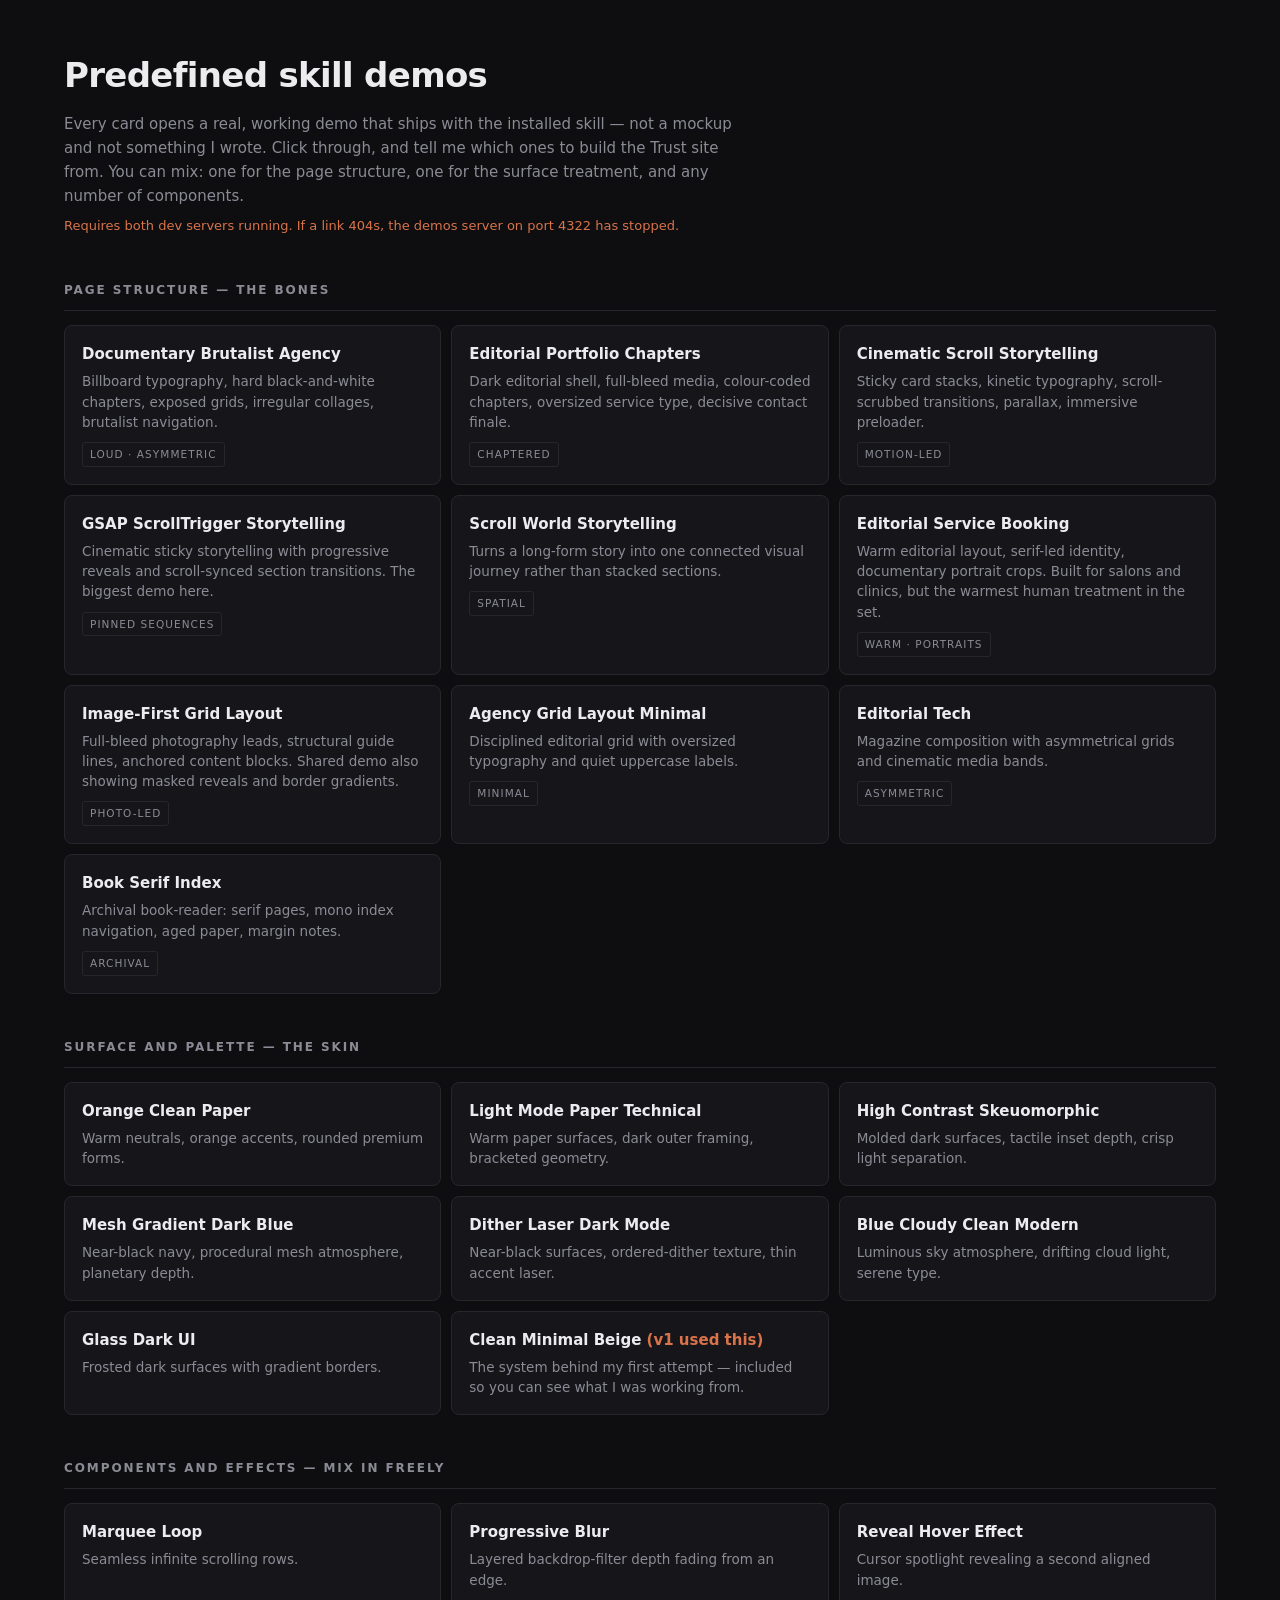
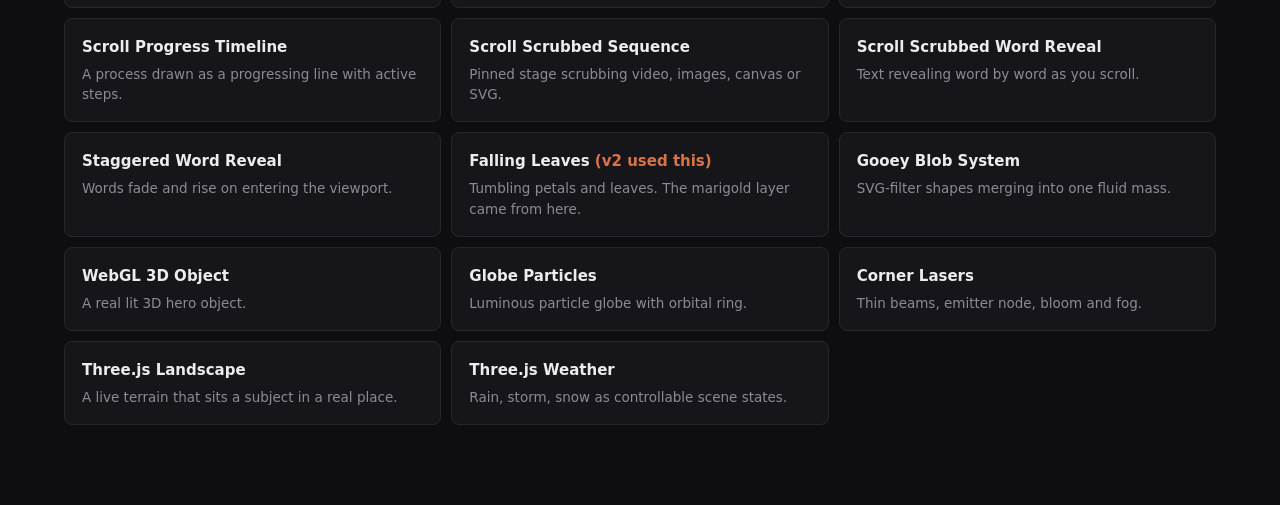
<file: .claude/demo-gallery.html>
<!doctype html>
<html lang="en">
<head>
<meta charset="utf-8" />
<meta name="viewport" content="width=device-width, initial-scale=1" />
<title>Predefined skill demos — pick a direction</title>
<style>
  :root {
    --bg: #0e0e10; --panel: #16161a; --line: #26262c;
    --fg: #ecece f; --fg: #ececef; --dim: #8b8b96; --accent: #d8734a;
  }
  * { box-sizing: border-box; }
  body {
    margin: 0; background: var(--bg); color: var(--fg);
    font: 15px/1.6 ui-sans-serif, system-ui, -apple-system, "Segoe UI", sans-serif;
    padding: 48px clamp(20px, 5vw, 64px) 80px;
  }
  h1 { font-size: clamp(24px, 3vw, 34px); margin: 0 0 10px; letter-spacing: -0.02em; }
  .sub { color: var(--dim); max-width: 70ch; margin: 0 0 8px; }
  .hint { color: var(--accent); font-size: 13px; margin: 0 0 40px; }
  h2 {
    font-size: 12px; text-transform: uppercase; letter-spacing: 0.16em;
    color: var(--dim); margin: 44px 0 14px; padding-bottom: 10px;
    border-bottom: 1px solid var(--line); font-weight: 600;
  }
  .grid { display: grid; grid-template-columns: repeat(auto-fill, minmax(290px, 1fr)); gap: 10px; }
  a.card {
    display: block; background: var(--panel); border: 1px solid var(--line);
    border-radius: 8px; padding: 16px 17px 17px; text-decoration: none; color: inherit;
    transition: border-color .18s, background .18s, transform .18s;
  }
  a.card:hover { border-color: var(--accent); background: #1c1c21; transform: translateY(-2px); }
  .name { font-weight: 600; font-size: 15px; margin-bottom: 5px; }
  .name span { color: var(--accent); }
  .desc { color: var(--dim); font-size: 13.5px; line-height: 1.5; }
  .tag {
    display: inline-block; margin-top: 10px; font-size: 10.5px; letter-spacing: .1em;
    text-transform: uppercase; color: var(--dim); border: 1px solid var(--line);
    border-radius: 3px; padding: 3px 7px;
  }
  code { background: #202027; padding: 2px 6px; border-radius: 4px; font-size: 13px; }
</style>
</head>
<body>

<h1>Predefined skill demos</h1>
<p class="sub">
  Every card opens a real, working demo that ships with the installed skill — not a mockup and not
  something I wrote. Click through, and tell me which ones to build the Trust site from. You can
  mix: one for the page structure, one for the surface treatment, and any number of components.
</p>
<p class="hint">Requires both dev servers running. If a link 404s, the demos server on port 4322 has stopped.</p>

<h2>Page structure — the bones</h2>
<div class="grid">
  <a class="card" href="http://localhost:4322/documentary-brutalist-agency/demo/index.html" target="_blank">
    <div class="name">Documentary Brutalist Agency</div>
    <div class="desc">Billboard typography, hard black-and-white chapters, exposed grids, irregular collages, brutalist navigation.</div>
    <span class="tag">Loud · asymmetric</span>
  </a>
  <a class="card" href="http://localhost:4322/editorial-portfolio-chapters/demo/index.html" target="_blank">
    <div class="name">Editorial Portfolio Chapters</div>
    <div class="desc">Dark editorial shell, full-bleed media, colour-coded chapters, oversized service type, decisive contact finale.</div>
    <span class="tag">Chaptered</span>
  </a>
  <a class="card" href="http://localhost:4322/cinematic-scroll-storytelling/demo/index.html" target="_blank">
    <div class="name">Cinematic Scroll Storytelling</div>
    <div class="desc">Sticky card stacks, kinetic typography, scroll-scrubbed transitions, parallax, immersive preloader.</div>
    <span class="tag">Motion-led</span>
  </a>
  <a class="card" href="http://localhost:4322/gsap-scrolltrigger-storytelling/demo/index.html" target="_blank">
    <div class="name">GSAP ScrollTrigger Storytelling</div>
    <div class="desc">Cinematic sticky storytelling with progressive reveals and scroll-synced section transitions. The biggest demo here.</div>
    <span class="tag">Pinned sequences</span>
  </a>
  <a class="card" href="http://localhost:4322/scroll-world-storytelling/demo/index.html" target="_blank">
    <div class="name">Scroll World Storytelling</div>
    <div class="desc">Turns a long-form story into one connected visual journey rather than stacked sections.</div>
    <span class="tag">Spatial</span>
  </a>
  <a class="card" href="http://localhost:4322/editorial-service-booking/demo/index.html" target="_blank">
    <div class="name">Editorial Service Booking</div>
    <div class="desc">Warm editorial layout, serif-led identity, documentary portrait crops. Built for salons and clinics, but the warmest human treatment in the set.</div>
    <span class="tag">Warm · portraits</span>
  </a>
  <a class="card" href="http://localhost:4322/image-first-grid-layout/demo/index.html" target="_blank">
    <div class="name">Image-First Grid Layout</div>
    <div class="desc">Full-bleed photography leads, structural guide lines, anchored content blocks. Shared demo also showing masked reveals and border gradients.</div>
    <span class="tag">Photo-led</span>
  </a>
  <a class="card" href="http://localhost:4322/agency-grid-layout-minimal/demo/index.html" target="_blank">
    <div class="name">Agency Grid Layout Minimal</div>
    <div class="desc">Disciplined editorial grid with oversized typography and quiet uppercase labels.</div>
    <span class="tag">Minimal</span>
  </a>
  <a class="card" href="http://localhost:4322/editorial-tech/demo/index.html" target="_blank">
    <div class="name">Editorial Tech</div>
    <div class="desc">Magazine composition with asymmetrical grids and cinematic media bands.</div>
    <span class="tag">Asymmetric</span>
  </a>
  <a class="card" href="http://localhost:4322/book-serif-index/demo/index.html" target="_blank">
    <div class="name">Book Serif Index</div>
    <div class="desc">Archival book-reader: serif pages, mono index navigation, aged paper, margin notes.</div>
    <span class="tag">Archival</span>
  </a>
</div>

<h2>Surface and palette — the skin</h2>
<div class="grid">
  <a class="card" href="http://localhost:4322/orange-clean-paper-saas/demo/index.html" target="_blank">
    <div class="name">Orange Clean Paper</div>
    <div class="desc">Warm neutrals, orange accents, rounded premium forms.</div>
  </a>
  <a class="card" href="http://localhost:4322/light-mode-paper-technical/demo/index.html" target="_blank">
    <div class="name">Light Mode Paper Technical</div>
    <div class="desc">Warm paper surfaces, dark outer framing, bracketed geometry.</div>
  </a>
  <a class="card" href="http://localhost:4322/high-contrast-skeuomorphic-clean/demo/index.html" target="_blank">
    <div class="name">High Contrast Skeuomorphic</div>
    <div class="desc">Molded dark surfaces, tactile inset depth, crisp light separation.</div>
  </a>
  <a class="card" href="http://localhost:4322/mesh-gradient-dark-blue-clean/demo/index.html" target="_blank">
    <div class="name">Mesh Gradient Dark Blue</div>
    <div class="desc">Near-black navy, procedural mesh atmosphere, planetary depth.</div>
  </a>
  <a class="card" href="http://localhost:4322/dither-laser-dark-mode/demo/index.html" target="_blank">
    <div class="name">Dither Laser Dark Mode</div>
    <div class="desc">Near-black surfaces, ordered-dither texture, thin accent laser.</div>
  </a>
  <a class="card" href="http://localhost:4322/blue-cloudy-clean-modern/demo/index.html" target="_blank">
    <div class="name">Blue Cloudy Clean Modern</div>
    <div class="desc">Luminous sky atmosphere, drifting cloud light, serene type.</div>
  </a>
  <a class="card" href="http://localhost:4322/glass-dark-ui/demo/index.html" target="_blank">
    <div class="name">Glass Dark UI</div>
    <div class="desc">Frosted dark surfaces with gradient borders.</div>
  </a>
  <a class="card" href="http://localhost:4322/clean-minimal-beige-light-mode/demo/index.html" target="_blank">
    <div class="name">Clean Minimal Beige <span>(v1 used this)</span></div>
    <div class="desc">The system behind my first attempt — included so you can see what I was working from.</div>
  </a>
</div>

<h2>Components and effects — mix in freely</h2>
<div class="grid">
  <a class="card" href="http://localhost:4322/marquee-loop/demo/index.html" target="_blank">
    <div class="name">Marquee Loop</div><div class="desc">Seamless infinite scrolling rows.</div>
  </a>
  <a class="card" href="http://localhost:4322/progressive-blur/demo/index.html" target="_blank">
    <div class="name">Progressive Blur</div><div class="desc">Layered backdrop-filter depth fading from an edge.</div>
  </a>
  <a class="card" href="http://localhost:4322/reveal-hover-effect/demo/index.html" target="_blank">
    <div class="name">Reveal Hover Effect</div><div class="desc">Cursor spotlight revealing a second aligned image.</div>
  </a>
  <a class="card" href="http://localhost:4322/scroll-progress-timeline/demo/index.html" target="_blank">
    <div class="name">Scroll Progress Timeline</div><div class="desc">A process drawn as a progressing line with active steps.</div>
  </a>
  <a class="card" href="http://localhost:4322/scroll-scrubbed-visual-sequence/demo/index.html" target="_blank">
    <div class="name">Scroll Scrubbed Sequence</div><div class="desc">Pinned stage scrubbing video, images, canvas or SVG.</div>
  </a>
  <a class="card" href="http://localhost:4322/scroll-scrubbed-word-reveal/demo/index.html" target="_blank">
    <div class="name">Scroll Scrubbed Word Reveal</div><div class="desc">Text revealing word by word as you scroll.</div>
  </a>
  <a class="card" href="http://localhost:4322/staggered-word-reveal/demo/index.html" target="_blank">
    <div class="name">Staggered Word Reveal</div><div class="desc">Words fade and rise on entering the viewport.</div>
  </a>
  <a class="card" href="http://localhost:4322/falling-leaves/demo/index.html" target="_blank">
    <div class="name">Falling Leaves <span>(v2 used this)</span></div><div class="desc">Tumbling petals and leaves. The marigold layer came from here.</div>
  </a>
  <a class="card" href="http://localhost:4322/gooey-blob-system/demo/index.html" target="_blank">
    <div class="name">Gooey Blob System</div><div class="desc">SVG-filter shapes merging into one fluid mass.</div>
  </a>
  <a class="card" href="http://localhost:4322/webgl-3d-object/demo/index.html" target="_blank">
    <div class="name">WebGL 3D Object</div><div class="desc">A real lit 3D hero object.</div>
  </a>
  <a class="card" href="http://localhost:4322/globe-particles/demo/index.html" target="_blank">
    <div class="name">Globe Particles</div><div class="desc">Luminous particle globe with orbital ring.</div>
  </a>
  <a class="card" href="http://localhost:4322/corner-lasers/demo/index.html" target="_blank">
    <div class="name">Corner Lasers</div><div class="desc">Thin beams, emitter node, bloom and fog.</div>
  </a>
  <a class="card" href="http://localhost:4322/threejs-landscape/demo/index.html" target="_blank">
    <div class="name">Three.js Landscape</div><div class="desc">A live terrain that sits a subject in a real place.</div>
  </a>
  <a class="card" href="http://localhost:4322/threejs-weather/demo/index.html" target="_blank">
    <div class="name">Three.js Weather</div><div class="desc">Rain, storm, snow as controllable scene states.</div>
  </a>
</div>

</body>
</html>
</file>
